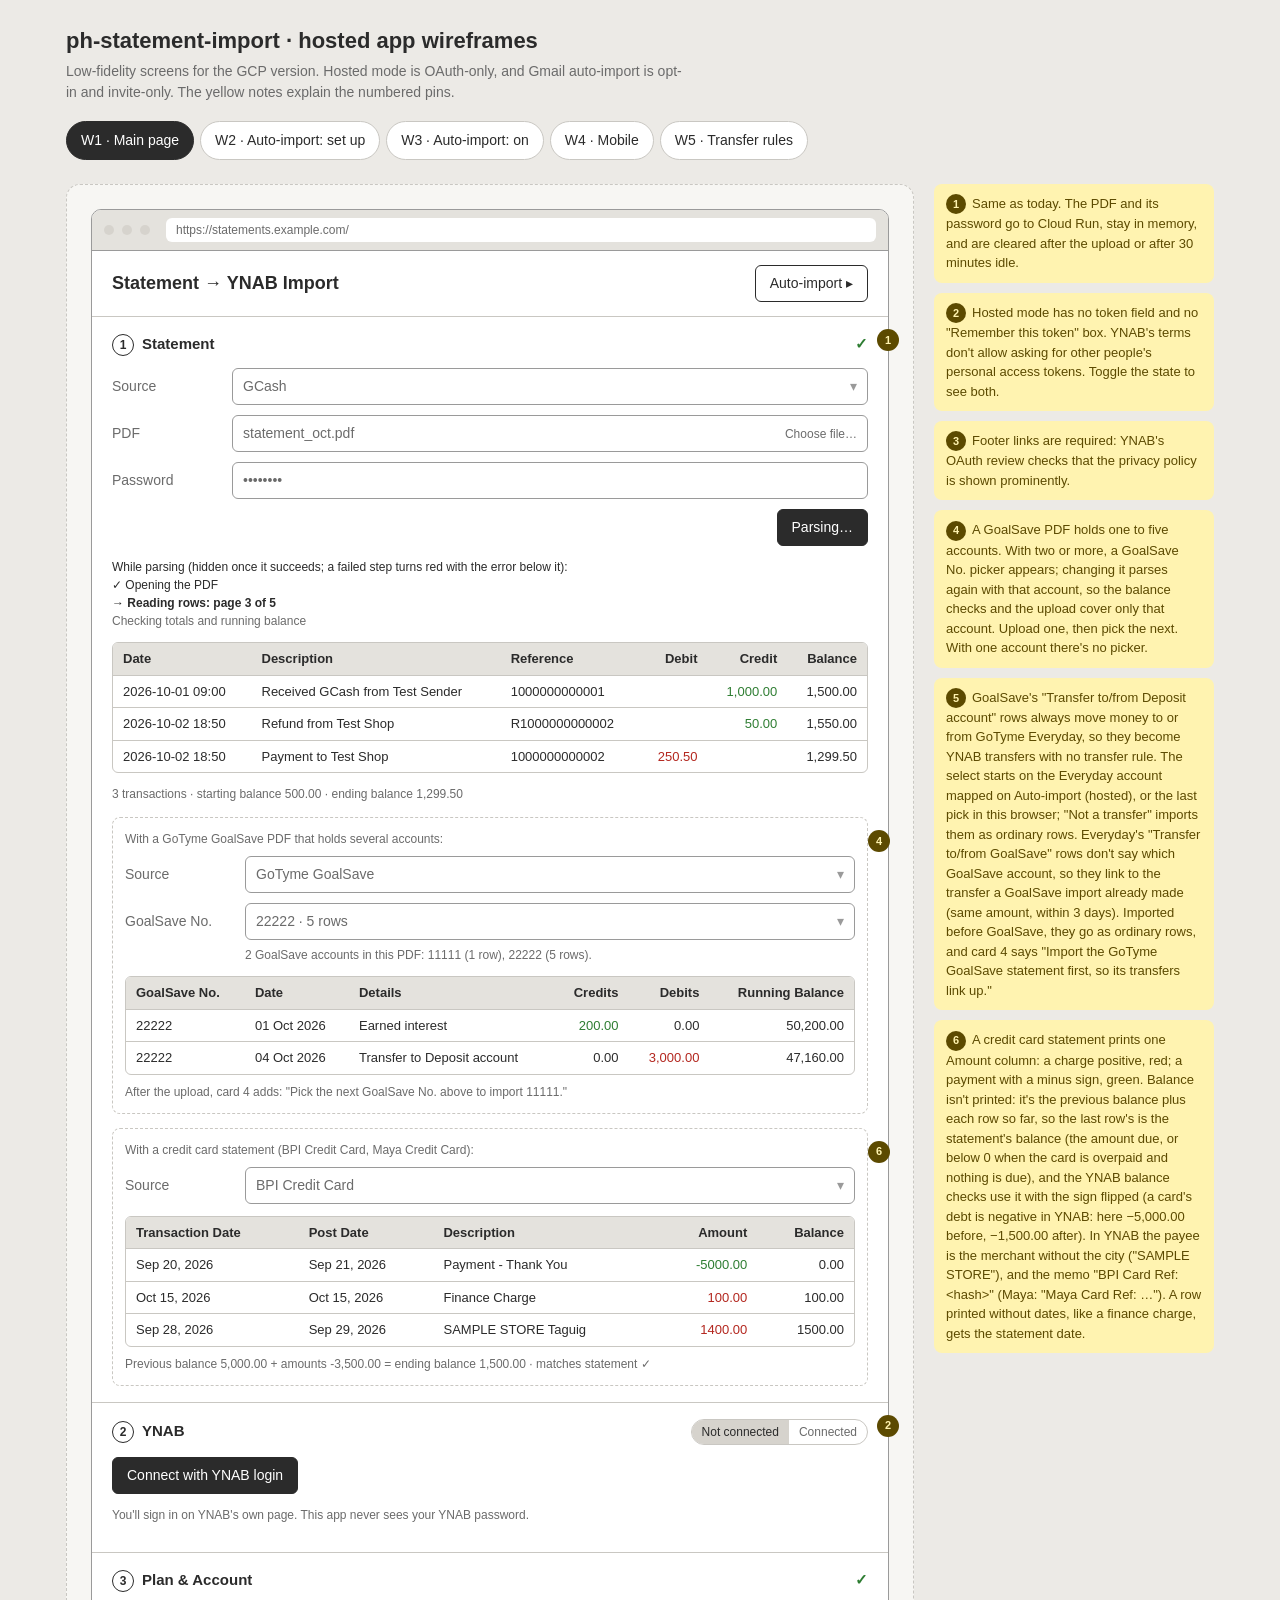
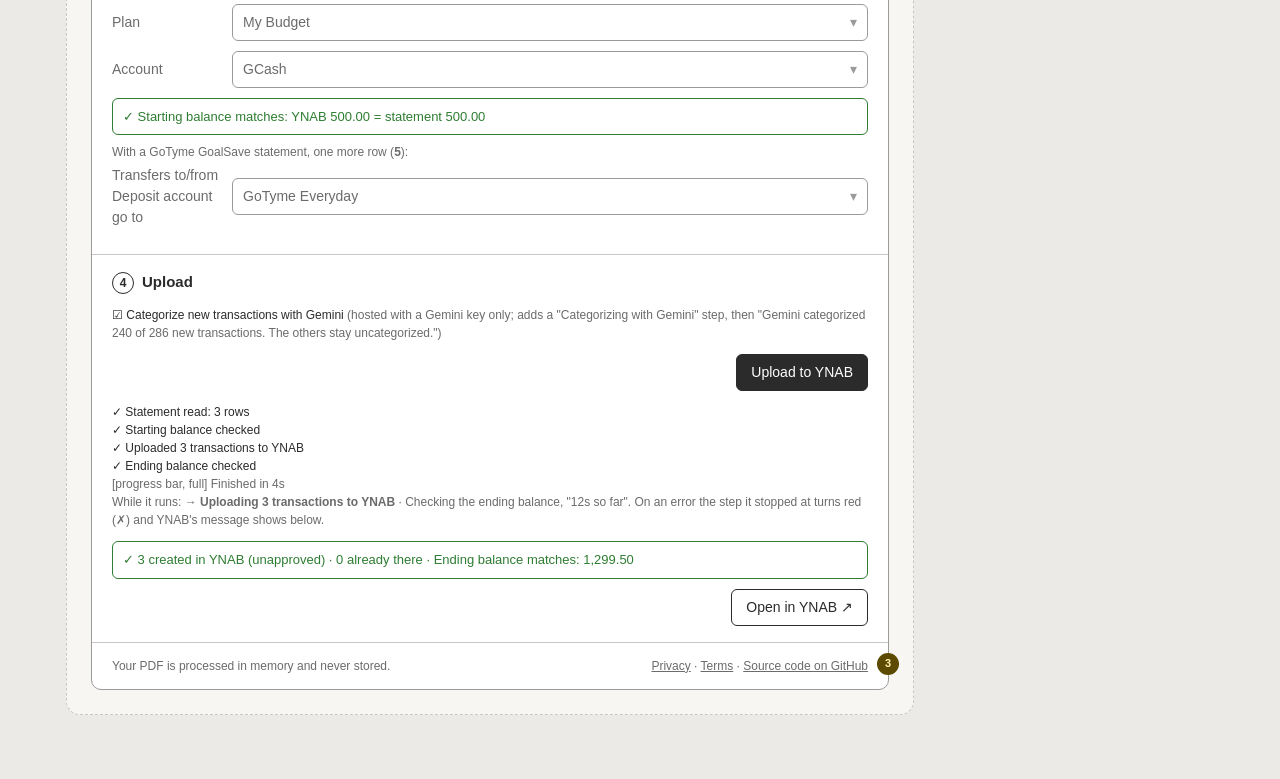
<file: docs/design/wireframes.html>
<!doctype html>
<html lang="en">
<head>
<meta charset="utf-8">
<meta name="viewport" content="width=device-width, initial-scale=1">
<title>Hosted App Wireframes</title>
<style>
  :root {
    --bg: #eceae6;
    --canvas: #f7f6f3;
    --paper: #ffffff;
    --ink: #2b2b2b;
    --ink-2: #6b6b6b;
    --ink-3: #9a9a9a;
    --line: #c9c7c2;
    --fill: #e4e2dd;
    --fill-2: #d6d3cd;
    --note: #fff3b0;
    --note-ink: #5c4a00;
    --ok: #2e7d32;
    --warn: #a15c00;
    --bad: #b3261e;
  }
  @media (prefers-color-scheme: dark) {
    :root:not([data-theme="light"]) {
      --bg: #161616;
      --canvas: #1e1e1e;
      --paper: #262626;
      --ink: #e6e6e6;
      --ink-2: #a8a8a8;
      --ink-3: #7a7a7a;
      --line: #444;
      --fill: #333;
      --fill-2: #3d3d3d;
      --note: #4a4220;
      --note-ink: #f4e7a6;
      --ok: #81c995;
      --warn: #fdd663;
      --bad: #f28b82;
    }
  }
  :root[data-theme="dark"] {
    --bg: #161616;
    --canvas: #1e1e1e;
    --paper: #262626;
    --ink: #e6e6e6;
    --ink-2: #a8a8a8;
    --ink-3: #7a7a7a;
    --line: #444;
    --fill: #333;
    --fill-2: #3d3d3d;
    --note: #4a4220;
    --note-ink: #f4e7a6;
    --ok: #81c995;
    --warn: #fdd663;
    --bad: #f28b82;
  }
  * { box-sizing: border-box; }
  body {
    margin: 0; background: var(--bg); color: var(--ink);
    font: 14px/1.5 -apple-system, BlinkMacSystemFont, "Segoe UI", Roboto, sans-serif;
  }
  .top {
    max-width: 1180px; margin: 0 auto; padding: 24px 16px 8px;
  }
  .top h1 { margin: 0 0 4px; font-size: 22px; }
  .top p { margin: 0; color: var(--ink-2); max-width: 80ch; }
  .tabs { display: flex; flex-wrap: wrap; gap: 6px; margin: 18px 0 0; }
  .tabs button {
    font: inherit; padding: 8px 14px; border-radius: 999px; border: 1px solid var(--line);
    background: var(--paper); color: var(--ink); cursor: pointer;
  }
  .tabs button[aria-selected="true"] { background: var(--ink); color: var(--paper); border-color: var(--ink); }
  .stage { max-width: 1180px; margin: 0 auto; padding: 16px 16px 64px; display: grid; grid-template-columns: minmax(0, 1fr) 280px; gap: 20px; align-items: start; }
  .view[hidden] { display: none; }
  .canvas { background: var(--canvas); border: 1px dashed var(--line); border-radius: 14px; padding: 24px; min-width: 0; }
  .notes { position: sticky; top: 16px; display: grid; gap: 10px; }
  .note { background: var(--note); color: var(--note-ink); border-radius: 8px; padding: 10px 12px; font-size: 13px; }
  .note b.pin { display: inline-grid; place-items: center; width: 20px; height: 20px; border-radius: 50%; background: var(--note-ink); color: var(--note); font-size: 11px; margin-right: 6px; }

  /* ---- wireframe primitives ---- */
  .window { background: var(--paper); border: 1.5px solid var(--ink-3); border-radius: 10px; max-width: 820px; margin: 0 auto; }
  .chrome { display: flex; align-items: center; gap: 8px; padding: 8px 12px; background: var(--fill); border-bottom: 1.5px solid var(--ink-3); border-radius: 9px 9px 0 0; }
  .chrome i { width: 10px; height: 10px; border-radius: 50%; background: var(--fill-2); display: inline-block; }
  .chrome .url { flex: 1; margin-left: 8px; background: var(--paper); border-radius: 6px; padding: 3px 10px; color: var(--ink-2); font-size: 12px; overflow: hidden; white-space: nowrap; text-overflow: ellipsis; }
  .appbar { display: flex; justify-content: space-between; align-items: center; gap: 12px; padding: 14px 20px; border-bottom: 1.5px solid var(--line); }
  .appbar h2 { margin: 0; font-size: 18px; }
  .step { padding: 16px 20px; border-bottom: 1.5px solid var(--line); position: relative; }
  .step h3 { margin: 0 0 12px; font-size: 15px; display: flex; justify-content: space-between; align-items: center; }
  .num { display: inline-grid; place-items: center; width: 22px; height: 22px; border-radius: 50%; border: 1.5px solid var(--ink); font-size: 12px; margin-right: 8px; }
  .done { color: var(--ok); font-weight: 700; }
  .row { display: grid; grid-template-columns: 110px minmax(0, 1fr); gap: 10px; align-items: center; margin-bottom: 10px; }
  .row label { color: var(--ink-2); }
  .field { border: 1.5px solid var(--ink-3); border-radius: 6px; padding: 7px 10px; background: var(--paper); color: var(--ink-2); min-height: 34px; display: flex; justify-content: space-between; align-items: center; gap: 8px; }
  .field.select::after { content: "▾"; color: var(--ink-3); }
  .btn { display: inline-flex; align-items: center; gap: 6px; border: 1.5px solid var(--ink); border-radius: 6px; padding: 7px 14px; background: var(--ink); color: var(--paper); font-weight: 600; font: inherit; cursor: pointer; }
  .btn.ghost { background: transparent; color: var(--ink); }
  .btn.danger { background: transparent; color: var(--bad); border-color: var(--bad); }
  .btn[disabled] { opacity: .45; cursor: default; }
  .actions { display: flex; justify-content: flex-end; flex-wrap: wrap; gap: 8px; margin-top: 4px; }
  .muted { color: var(--ink-2); }
  .small { font-size: 12px; }
  .status { display: flex; align-items: center; gap: 8px; }
  .dot { width: 9px; height: 9px; border-radius: 50%; background: var(--ink-3); display: inline-block; }
  .dot.on { background: var(--ok); }
  .msg { padding: 8px 10px; border-radius: 6px; border: 1.5px solid; margin-top: 10px; font-size: 13px; }
  .msg.ok { border-color: var(--ok); color: var(--ok); }
  .msg.warn { border-color: var(--warn); color: var(--warn); }
  .msg.info { border-color: var(--line); color: var(--ink-2); background: var(--canvas); }
  .table-wrap { overflow-x: auto; border: 1.5px solid var(--line); border-radius: 6px; margin-top: 12px; }
  table { border-collapse: collapse; width: 100%; font-size: 13px; }
  th, td { padding: 6px 10px; border-bottom: 1px solid var(--line); text-align: left; white-space: nowrap; }
  th { background: var(--fill); font-weight: 600; }
  td.num-c, th.num-c { text-align: right; font-variant-numeric: tabular-nums; }
  tr:last-child td { border-bottom: 0; }
  .in { color: var(--ok); } .out { color: var(--bad); }
  .footer { padding: 14px 20px; color: var(--ink-2); font-size: 12px; display: flex; justify-content: space-between; flex-wrap: wrap; gap: 8px; }
  .footer a { color: inherit; }
  .pin-tag { position: absolute; right: -11px; top: 12px; width: 22px; height: 22px; border-radius: 50%; background: var(--note-ink); color: var(--note); font-size: 11px; font-weight: 700; display: grid; place-items: center; }
  .toggle { display: inline-flex; border: 1px solid var(--line); border-radius: 999px; overflow: hidden; margin-left: auto; font-size: 12px; font-weight: 400; }
  .toggle button { font: inherit; border: 0; background: transparent; color: var(--ink-2); padding: 3px 10px; cursor: pointer; }
  .toggle button[aria-pressed="true"] { background: var(--fill-2); color: var(--ink); }
  .badge { font-size: 12px; padding: 2px 8px; border-radius: 999px; border: 1.5px solid; white-space: nowrap; }
  .badge.ok { color: var(--ok); } .badge.warn { color: var(--warn); } .badge.bad { color: var(--bad); }
  .kv { display: grid; grid-template-columns: 90px minmax(0, 1fr); gap: 6px 12px; }
  .kv dt { color: var(--ink-2); } .kv dd { margin: 0; }

  /* ---- phone ---- */
  .phone { width: 375px; max-width: 100%; margin: 0 auto; border: 2px solid var(--ink-3); border-radius: 34px; padding: 14px 10px 18px; background: var(--paper); }
  .phone .screen { border: 1.5px solid var(--line); border-radius: 22px; overflow: hidden; }
  .phone .notch { width: 110px; height: 20px; background: var(--fill-2); border-radius: 0 0 12px 12px; margin: -1px auto 0; }
  .phone .row { grid-template-columns: 1fr; gap: 4px; }
  .phone .actions .btn { width: 100%; justify-content: center; }
  .phone .appbar { padding: 12px 14px; }
  .phone .step { padding: 14px; }
  .collapsed { display: flex; justify-content: space-between; align-items: center; color: var(--ink-2); }

  @media (max-width: 900px) {
    .stage { grid-template-columns: 1fr; }
    .notes { position: static; }
    .canvas { padding: 12px; }
    .pin-tag { right: 6px; }
  }
  @media (max-width: 520px) {
    .row { grid-template-columns: 1fr; gap: 4px; }
    .step, .appbar, .footer { padding-left: 12px; padding-right: 12px; }
  }
</style>
</head>
<body>
<div class="top">
  <h1>ph-statement-import · hosted app wireframes</h1>
  <p>Low-fidelity screens for the GCP version. Hosted mode is OAuth-only, and Gmail auto-import is opt-in and invite-only. The yellow notes explain the numbered pins.</p>
  <div class="tabs" role="tablist" aria-label="Screens">
    <button role="tab" aria-selected="true" aria-controls="v-main" id="t-main">W1 · Main page</button>
    <button role="tab" aria-selected="false" aria-controls="v-auto-off" id="t-auto-off">W2 · Auto-import: set up</button>
    <button role="tab" aria-selected="false" aria-controls="v-auto-on" id="t-auto-on">W3 · Auto-import: on</button>
    <button role="tab" aria-selected="false" aria-controls="v-mobile" id="t-mobile">W4 · Mobile</button>
    <button role="tab" aria-selected="false" aria-controls="v-transfers" id="t-transfers">W5 · Transfer rules</button>
  </div>
</div>

<!-- ================= W1 MAIN ================= -->
<div class="stage view" id="v-main" role="tabpanel" aria-labelledby="t-main">
  <div class="canvas">
    <div class="window">
      <div class="chrome"><i></i><i></i><i></i><span class="url">https://statements.example.com/</span></div>
      <div class="appbar">
        <h2>Statement → YNAB Import</h2>
        <button class="btn ghost" data-go="v-auto-off">Auto-import ▸</button>
      </div>

      <div class="step">
        <span class="pin-tag">1</span>
        <h3><span><span class="num">1</span>Statement</span><span class="done">✓</span></h3>
        <div class="row"><label>Source</label><div class="field select">GCash</div></div>
        <div class="row"><label>PDF</label><div class="field"><span>statement_oct.pdf</span><span class="small muted">Choose file…</span></div></div>
        <div class="row"><label>Password</label><div class="field">••••••••</div></div>
        <div class="actions"><button class="btn">Parsing…</button></div>
        <p class="small">While parsing (hidden once it succeeds; a failed step turns red with the error below it):<br>
          ✓ Opening the PDF<br><b>→ Reading rows: page 3 of 5</b><br><span class="muted">Checking totals and running balance</span></p>
        <div class="table-wrap">
          <table>
            <thead><tr><th>Date</th><th>Description</th><th>Reference</th><th class="num-c">Debit</th><th class="num-c">Credit</th><th class="num-c">Balance</th></tr></thead>
            <tbody>
              <tr><td>2026-10-01 09:00</td><td>Received GCash from Test Sender</td><td>1000000000001</td><td class="num-c"></td><td class="num-c in">1,000.00</td><td class="num-c">1,500.00</td></tr>
              <tr><td>2026-10-02 18:50</td><td>Refund from Test Shop</td><td>R1000000000002</td><td class="num-c"></td><td class="num-c in">50.00</td><td class="num-c">1,550.00</td></tr>
              <tr><td>2026-10-02 18:50</td><td>Payment to Test Shop</td><td>1000000000002</td><td class="num-c out">250.50</td><td class="num-c"></td><td class="num-c">1,299.50</td></tr>
            </tbody>
          </table>
        </div>
        <p class="small muted">3 transactions · starting balance 500.00 · ending balance 1,299.50</p>
        <div style="position:relative;border:1.5px dashed var(--line);border-radius:8px;padding:12px;margin-top:14px">
          <span class="pin-tag" style="right:-23px">4</span>
          <p class="small muted" style="margin:0 0 8px">With a GoTyme GoalSave PDF that holds several accounts:</p>
          <div class="row"><label>Source</label><div class="field select">GoTyme GoalSave</div></div>
          <div class="row"><label>GoalSave No.</label><div class="field select">22222 · 5 rows</div></div>
          <p class="small muted" style="margin:-4px 0 0 120px">2 GoalSave accounts in this PDF: 11111 (1 row), 22222 (5 rows).</p>
          <div class="table-wrap">
            <table>
              <thead><tr><th>GoalSave No.</th><th>Date</th><th>Details</th><th class="num-c">Credits</th><th class="num-c">Debits</th><th class="num-c">Running Balance</th></tr></thead>
              <tbody>
                <tr><td>22222</td><td>01 Oct 2026</td><td>Earned interest</td><td class="num-c in">200.00</td><td class="num-c">0.00</td><td class="num-c">50,200.00</td></tr>
                <tr><td>22222</td><td>04 Oct 2026</td><td>Transfer to Deposit account</td><td class="num-c">0.00</td><td class="num-c out">3,000.00</td><td class="num-c">47,160.00</td></tr>
              </tbody>
            </table>
          </div>
          <p class="small muted" style="margin:8px 0 0">After the upload, card 4 adds: "Pick the next GoalSave No. above to import 11111."</p>
        </div>
        <div style="position:relative;border:1.5px dashed var(--line);border-radius:8px;padding:12px;margin-top:14px">
          <span class="pin-tag" style="right:-23px">6</span>
          <p class="small muted" style="margin:0 0 8px">With a credit card statement (BPI Credit Card, Maya Credit Card):</p>
          <div class="row"><label>Source</label><div class="field select">BPI Credit Card</div></div>
          <div class="table-wrap">
            <table>
              <thead><tr><th>Transaction Date</th><th>Post Date</th><th>Description</th><th class="num-c">Amount</th><th class="num-c">Balance</th></tr></thead>
              <tbody>
                <tr><td>Sep 20, 2026</td><td>Sep 21, 2026</td><td>Payment - Thank You</td><td class="num-c in">-5000.00</td><td class="num-c">0.00</td></tr>
                <tr><td>Oct 15, 2026</td><td>Oct 15, 2026</td><td>Finance Charge</td><td class="num-c out">100.00</td><td class="num-c">100.00</td></tr>
                <tr><td>Sep 28, 2026</td><td>Sep 29, 2026</td><td>SAMPLE STORE  Taguig</td><td class="num-c out">1400.00</td><td class="num-c">1500.00</td></tr>
              </tbody>
            </table>
          </div>
          <p class="small muted" style="margin:8px 0 0">Previous balance 5,000.00 + amounts -3,500.00 = ending balance 1,500.00 · matches statement ✓</p>
        </div>
      </div>

      <div class="step">
        <span class="pin-tag">2</span>
        <h3><span><span class="num">2</span>YNAB</span>
          <span class="toggle" role="group" aria-label="Step 2 state">
            <button aria-pressed="true" data-state="ynab-off">Not connected</button>
            <button aria-pressed="false" data-state="ynab-on">Connected</button>
          </span>
        </h3>
        <div data-show="ynab-off">
          <button class="btn">Connect with YNAB login</button>
          <p class="small muted">You'll sign in on YNAB's own page. This app never sees your YNAB password.</p>
        </div>
        <div data-show="ynab-on" hidden>
          <div class="status"><span class="dot on"></span>Connected to YNAB (OAuth)<span style="flex:1"></span><button class="btn ghost">Disconnect</button></div>
        </div>
      </div>

      <div class="step">
        <h3><span><span class="num">3</span>Plan &amp; Account</span><span class="done">✓</span></h3>
        <div class="row"><label>Plan</label><div class="field select">My Budget</div></div>
        <div class="row"><label>Account</label><div class="field select">GCash</div></div>
        <div class="msg ok">✓ Starting balance matches: YNAB 500.00 = statement 500.00</div>
        <p class="small muted" style="margin:8px 0 4px">With a GoTyme GoalSave statement, one more row (<b class="pin">5</b>):</p>
        <div class="row"><label>Transfers to/from Deposit account go to</label><div class="field select">GoTyme Everyday</div></div>
      </div>

      <div class="step">
        <h3><span><span class="num">4</span>Upload</span></h3>
        <p class="small">☑ Categorize new transactions with Gemini <span class="muted">(hosted with a Gemini key only; adds a "Categorizing with Gemini" step, then "Gemini categorized 240 of 286 new transactions. The others stay uncategorized.")</span></p>
        <div class="actions"><button class="btn">Upload to YNAB</button></div>
        <p class="small">✓ Statement read: 3 rows<br>✓ Starting balance checked<br>✓ Uploaded 3 transactions to YNAB<br>✓ Ending balance checked<br>
          <span class="muted">[progress bar, full] Finished in 4s</span><br>
          <span class="muted">While it runs: <b>→ Uploading 3 transactions to YNAB</b> · Checking the ending balance, "12s so far". On an error the step it stopped at turns red (✗) and YNAB's message shows below.</span></p>
        <div class="msg ok">✓ 3 created in YNAB (unapproved) · 0 already there · Ending balance matches: 1,299.50</div>
        <div class="actions" style="margin-top:10px"><button class="btn ghost">Open in YNAB ↗</button></div>
      </div>

      <div class="footer" style="position:relative">
        <span class="pin-tag" style="top:10px">3</span>
        <span>Your PDF is processed in memory and never stored.</span>
        <span><a href="#">Privacy</a> · <a href="#">Terms</a> · <a href="#">Source code on GitHub</a></span>
      </div>
    </div>
  </div>
  <aside class="notes">
    <div class="note"><b class="pin">1</b>Same as today. The PDF and its password go to Cloud Run, stay in memory, and are cleared after the upload or after 30 minutes idle.</div>
    <div class="note"><b class="pin">2</b>Hosted mode has no token field and no "Remember this token" box. YNAB's terms don't allow asking for other people's personal access tokens. Toggle the state to see both.</div>
    <div class="note"><b class="pin">3</b>Footer links are required: YNAB's OAuth review checks that the privacy policy is shown prominently.</div>
    <div class="note"><b class="pin">4</b>A GoalSave PDF holds one to five accounts. With two or more, a GoalSave No. picker appears; changing it parses again with that account, so the balance checks and the upload cover only that account. Upload one, then pick the next. With one account there's no picker.</div>
    <div class="note"><b class="pin">5</b>GoalSave's "Transfer to/from Deposit account" rows always move money to or from GoTyme Everyday, so they become YNAB transfers with no transfer rule. The select starts on the Everyday account mapped on Auto-import (hosted), or the last pick in this browser; "Not a transfer" imports them as ordinary rows. Everyday's "Transfer to/from GoalSave" rows don't say which GoalSave account, so they link to the transfer a GoalSave import already made (same amount, within 3 days). Imported before GoalSave, they go as ordinary rows, and card 4 says "Import the GoTyme GoalSave statement first, so its transfers link up."</div>
    <div class="note"><b class="pin">6</b>A credit card statement prints one Amount column: a charge positive, red; a payment with a minus sign, green. Balance isn't printed: it's the previous balance plus each row so far, so the last row's is the statement's balance (the amount due, or below 0 when the card is overpaid and nothing is due), and the YNAB balance checks use it with the sign flipped (a card's debt is negative in YNAB: here −5,000.00 before, −1,500.00 after). In YNAB the payee is the merchant without the city ("SAMPLE STORE"), and the memo "BPI Card Ref: &lt;hash&gt;" (Maya: "Maya Card Ref: …"). A row printed without dates, like a finance charge, gets the statement date.</div>
  </aside>
</div>

<!-- ================= W2 AUTO-IMPORT SET UP ================= -->
<div class="stage view" id="v-auto-off" role="tabpanel" aria-labelledby="t-auto-off" hidden>
  <div class="canvas">
    <div class="window">
      <div class="chrome"><i></i><i></i><i></i><span class="url">https://statements.example.com/auto-import</span></div>
      <div class="appbar">
        <button class="btn ghost" data-go="v-main">◂ Manual upload</button>
        <h2>Auto-import from Gmail</h2>
      </div>
      <div class="step">
        <p class="muted" style="margin:0">When a statement email arrives, it's imported to YNAB <b>unapproved</b>, so you still review it there. Invite only.</p>
      </div>
      <div class="step">
        <span class="pin-tag">1</span>
        <h3><span><span class="num">1</span>Gmail</span></h3>
        <div class="status"><span class="dot"></span><span class="muted">Not connected</span><span style="flex:1"></span><button class="btn">Connect Gmail</button></div>
        <p class="small muted">Read-only access. Only emails matching the statement search are opened.</p>
      </div>
      <div class="step">
        <h3><span><span class="num">2</span>YNAB</span></h3>
        <div class="status"><span class="dot"></span><span class="muted">Not connected</span><span style="flex:1"></span><button class="btn">Connect with YNAB login</button></div>
      </div>
      <div class="step">
        <span class="pin-tag">2</span>
        <h3><span><span class="num">3</span>YNAB plan</span></h3>
        <div class="row"><label>Plan</label><div class="field select">My Budget</div></div>
      </div>
      <div class="step">
        <span class="pin-tag">3</span>
        <h3><span><span class="num">4</span>Map wallets to YNAB accounts</span></h3>
        <div class="table-wrap" style="margin-top:0">
          <table>
            <thead><tr><th>Wallet</th><th>YNAB account in "My Budget"</th><th>To open the PDF</th><th></th></tr></thead>
            <tbody>
              <tr>
                <td><b>GCash</b><div class="field" style="margin-top:4px">0917123</div><div class="small muted">First 7 digits of mobile</div></td>
                <td><div class="field select">GCash1</div></td>
                <td style="white-space:normal;min-width:300px">
                  <div style="display:flex;gap:6px">
                    <div class="field" style="flex:2"><span>Dela Cruz</span><span class="small muted">from Google · edit</span></div>
                    <div class="field" style="flex:1">Last 4 of mobile</div>
                  </div>
                  <div class="small muted" style="margin-top:4px">Asked once. GCash password = last name in lowercase + last 4 digits of your mobile (the email hides them).</div>
                </td>
                <td><button class="btn ghost" style="padding:4px 10px">Test</button></td>
              </tr>
              <tr>
                <td><b>GCash</b><div class="field" style="margin-top:4px">0918765</div><div class="small muted">First 7 digits of mobile</div></td>
                <td><div class="field select">GCash2</div></td>
                <td style="white-space:normal;min-width:300px">
                  <div style="display:flex;gap:6px">
                    <div class="field" style="flex:2"><span>Dela Cruz</span><span class="small muted">from Google · edit</span></div>
                    <div class="field" style="flex:1">Last 4 of mobile</div>
                  </div>
                </td>
                <td><button class="btn ghost" style="padding:4px 10px">Test</button> <button class="btn ghost" style="padding:4px 10px">Remove</button></td>
              </tr>
              <tr><td colspan="4"><button class="btn ghost" style="padding:4px 10px">+ Add another GCash account</button>
                <span class="small muted">With 2+ GCash accounts each needs its first 7 digits (the email says "Mobile number: 0917123****"), all different.</span></td></tr>
              <tr>
                <td><b>GoTyme</b><div class="small muted">Everyday account</div></td>
                <td><div class="field select">GoTyme Everyday</div></td>
                <td style="white-space:normal;min-width:300px">
                  <div class="field"><span class="muted">Date of birth</span><span class="small muted">mm / dd / yyyy</span></div>
                  <div class="small muted" style="margin-top:4px">Asked once. GoTyme password = date of birth as MMDDYYYY.</div>
                </td>
                <td><button class="btn ghost" style="padding:4px 10px">Test</button></td>
              </tr>
              <tr>
                <td><b>GoTyme GoalSave</b><div class="field" style="margin-top:4px">22222</div><div class="small muted">GoalSave No. (last 5 digits)</div></td>
                <td><div class="field select">GoalSave Emergency</div></td>
                <td style="white-space:normal;min-width:300px">
                  <div class="field"><span class="muted">Date of birth</span><span class="small muted">mm / dd / yyyy</span></div>
                  <div class="small muted" style="margin-top:4px">Asked once for every GoalSave account. Same as GoTyme Everyday: MMDDYYYY.</div>
                </td>
                <td><button class="btn ghost" style="padding:4px 10px">Test</button></td>
              </tr>
              <tr>
                <td><b>GoTyme GoalSave</b><div class="field" style="margin-top:4px">11111</div><div class="small muted">GoalSave No. (last 5 digits)</div></td>
                <td><div class="field select">GoalSave Travel</div></td>
                <td class="small muted" style="white-space:normal">Uses the date of birth above</td>
                <td><button class="btn ghost" style="padding:4px 10px">Remove</button></td>
              </tr>
              <tr><td colspan="4"><button class="btn ghost" style="padding:4px 10px">+ Add another GoTyme GoalSave account</button>
                <span class="small muted">Up to 5. Each needs its own last 5 digits (the PDF prints "GoalSave No.: *******22222"), all different.</span></td></tr>
              <tr>
                <td><b>BPI Credit Card</b></td>
                <td><div class="field select">BPI Credit Card</div></td>
                <td style="white-space:normal;min-width:300px">
                  <div class="field"><span class="muted">Date of birth</span><span class="small muted">mm / dd / yyyy</span></div>
                  <div class="small muted" style="margin-top:4px">Asked once. BPI Credit Card PDF password: date of birth as YYYYMMDD.</div>
                </td>
                <td><button class="btn ghost" style="padding:4px 10px">Test</button></td>
              </tr>
              <tr>
                <td><b>Maya</b><div class="small muted">Wallet</div></td>
                <td><div class="field select">Maya Wallet</div></td>
                <td style="white-space:normal;min-width:300px">
                  <div style="display:flex;gap:6px">
                    <div class="field" style="flex:1"><span>Juan</span><span class="small muted">from Google · edit</span></div>
                    <div class="field" style="flex:1"><span>Dela Cruz</span><span class="small muted">from Google · edit</span></div>
                    <div class="field" style="flex:1">Last 5 of mobile</div>
                  </div>
                  <div class="small muted" style="margin-top:4px">Asked once. Maya Wallet PDF password: first name's initial + last name (one capital) + last 5 of mobile.</div>
                </td>
                <td><button class="btn ghost" style="padding:4px 10px">Test</button></td>
              </tr>
              <tr>
                <td><b>Maya Credit Card</b></td>
                <td><div class="field select">Maya Credit Card</div></td>
                <td style="white-space:normal;min-width:300px">
                  <div style="display:flex;gap:6px">
                    <div class="field" style="flex:2"><span class="muted">Date of birth</span><span class="small muted">mm / dd / yyyy</span></div>
                    <div class="field" style="flex:1">Last 6 of mobile</div>
                  </div>
                  <div class="small muted" style="margin-top:4px">Asked once. Maya Credit Card PDF password: date of birth as DDMmmYYYY + last 6 of mobile.</div>
                </td>
                <td><button class="btn ghost" style="padding:4px 10px">Test</button></td>
              </tr>
            </tbody>
          </table>
        </div>
        <p class="small muted">One row per supported e-wallet or bank account that emails its statements (BPI savings doesn't, so it isn't listed). Each needs its own YNAB account.</p>
        <div class="msg info">ⓘ Statement emails arrive monthly, or when you request them in the GCash or GoTyme app; each one is imported within 15 minutes. Your connections and password details are stored encrypted until you turn this off.</div>
        <div class="actions" style="margin-top:12px">
          <button class="btn" disabled>Turn on</button>
        </div>
      </div>
      <div class="footer"><span>Not on the invite list? This page shows "Ask the owner for an invite" instead.</span><span><a href="#">Privacy</a> · <a href="#">Terms</a></span></div>
    </div>
  </div>
  <aside class="notes">
    <div class="note"><b class="pin">1</b>Google sign-in requests <code>openid email profile gmail.readonly</code>. <code>profile</code> gives the first and last name used to prefill the GCash and Maya passwords. Users see Google's "unverified app" warning once (fine for up to 100 users). The email must be in <code>ALLOWED_GOOGLE_EMAILS</code>.</div>
    <div class="note"><b class="pin">2</b>One plan for all wallets. Choosing it loads that plan's accounts into the mapping table below.</div>
    <div class="note"><b class="pin">3</b>Each supported e-wallet maps to one YNAB account or "Don't import". The GCash email only gives the password rule and masks the last 4 digits. The last name is prefilled from your Google account, so you normally type only the 4 digits, once. GoTyme asks for your date of birth once (its password is MMDDYYYY). Maya's first and last name are prefilled from Google too, so you type the last 5 digits of your mobile; Maya Credit Card and BPI Credit Card ask for your date of birth (with Maya's, the last 6 digits too). One GoalSave PDF holds all your GoalSave accounts, so the date of birth is asked on the first GoalSave row only; each row adds its GoalSave No. digits, and GoalSave's Test names the accounts it found ("It has GoalSave No. 11111 and 22222"). Other wallets show whatever their source declares, or a plain password field. "Test" opens that wallet's newest email and shows the row count. Saving rejects two wallets mapped to the same account.</div>
  </aside>
</div>

<!-- ================= W3 AUTO-IMPORT ON ================= -->
<div class="stage view" id="v-auto-on" role="tabpanel" aria-labelledby="t-auto-on" hidden>
  <div class="canvas">
    <div class="window">
      <div class="chrome"><i></i><i></i><i></i><span class="url">https://statements.example.com/auto-import</span></div>
      <div class="appbar">
        <button class="btn ghost" data-go="v-main">◂ Manual upload</button>
        <h2>Auto-import from Gmail</h2>
      </div>
      <div class="step">
        <span class="pin-tag">1</span>
        <div class="status" style="margin-bottom:12px"><span class="dot on"></span><b>On</b><span class="muted">· checks every 15 min · last checked 10:45 AM</span></div>
        <dl class="kv">
          <dt>Gmail</dt><dd>you@gmail.com ✓</dd>
          <dt>YNAB plan</dt><dd>My Budget ✓</dd>
        </dl>
        <table>
          <thead><tr><th>Wallet</th><th>YNAB account</th></tr></thead>
          <tbody>
            <tr><td>GCash · 0917123</td><td><b>GCash1</b></td></tr>
            <tr><td>GCash · 0918765</td><td><b>GCash2</b></td></tr>
            <tr><td>GoTyme</td><td><b>GoTyme Everyday</b></td></tr>
            <tr><td>GoTyme GoalSave · 22222</td><td><b>GoalSave Emergency</b></td></tr>
            <tr><td>GoTyme GoalSave · 11111</td><td><b>GoalSave Travel</b></td></tr>
            <tr><td>BPI Credit Card</td><td><b>BPI Credit Card</b></td></tr>
            <tr><td>Maya</td><td><b>Maya Wallet</b></td></tr>
            <tr><td>Maya Credit Card</td><td><b>Maya Credit Card</b></td></tr>
          </tbody>
        </table>
        <p class="small muted">Recent imports name the wallet the same way; a statement for a number that isn't mapped shows "⚠ No account: This statement is for 0999000****. Add that GCash account on this page."</p>
        <div class="actions"><button class="btn ghost" data-go="v-auto-off">Edit mappings</button></div>
      </div>
      <div class="step">
        <span class="pin-tag">2</span>
        <h3><span>Recent imports</span><span class="small muted">last 20 <button class="btn ghost" style="padding:2px 10px">Clear</button></span></h3>
        <div class="table-wrap">
          <table>
            <thead><tr><th>Received</th><th>Wallet</th><th>YNAB account</th><th>Status</th><th>Result</th></tr></thead>
            <tbody>
              <tr><td>Nov 1, 10:02 AM</td><td>GCash</td><td>GCash</td><td><span class="badge">⟳ Importing</span><br><span class="small muted">started 12s ago</span></td><td>✓ PDF downloaded · ✓ 72 rows read · <b>→ Uploading to YNAB</b> · <span class="muted">Checking the balance</span></td></tr>
              <tr><td>Nov 1, 10:03 AM</td><td>GoTyme GoalSave</td><td>2 accounts</td><td><span class="badge">Waiting</span></td><td class="muted">Next in line · then: Uploading 22222 · Uploading 11111</td></tr>
              <tr><td>Nov 1, 10:03 AM</td><td>GoTyme</td><td>GoTyme Everyday</td><td><span class="badge">Waiting</span></td><td class="muted">Next in line</td></tr>
              <tr><td>Oct 21, 10:49 PM</td><td>GoTyme GoalSave · 22222</td><td>GoalSave Emergency</td><td><span class="badge ok">✓ Imported</span></td><td>5 created · 0 skipped · 2 transfers</td></tr>
              <tr><td class="muted">same email</td><td>GoTyme GoalSave · 11111</td><td>GoalSave Travel</td><td><span class="badge ok">✓ Imported</span></td><td>1 created · 0 skipped · 1 transfer</td></tr>
              <tr><td class="muted">same email</td><td>GoTyme GoalSave · 61022</td><td>—</td><td><span class="badge warn">⚠ No account</span></td><td>This statement has GoalSave No. 61022. Add it on this page.</td></tr>
              <tr><td>Oct 24, 12:07 AM</td><td>BPI Credit Card</td><td>BPI Credit Card</td><td><span class="badge ok">✓ Imported</span></td><td>6 created · 0 skipped · 1 transfer</td></tr>
              <tr><td>Oct 30, 9:02 AM</td><td>GCash</td><td>GCash</td><td><span class="badge ok">✓ Imported</span></td><td>38 created · 0 skipped</td></tr>
              <tr><td>Oct 21, 10:49 PM</td><td>GoTyme</td><td>GoTyme Everyday</td><td><span class="badge ok">✓ Imported</span></td><td>66 created · 0 skipped</td></tr>
              <tr><td>Sep 30, 9:01 AM</td><td>GCash</td><td>GCash</td><td><span class="badge warn">⚠ Balance</span></td><td>41 created · ending off by +12.00</td></tr>
              <tr><td>Aug 31, 9:00 AM</td><td>GCash</td><td>GCash</td><td><span class="badge bad">✗ Password</span></td><td>Couldn't open the PDF · nothing uploaded</td></tr>
            </tbody>
          </table>
        </div>
      </div>
      <div class="step" style="border-bottom:0">
        <span class="pin-tag">3</span>
        <div class="actions"><button class="btn danger">Turn off and delete my data</button></div>
      </div>
      <div class="footer"><span>Imported transactions are unapproved. Review them in YNAB.</span><span><a href="#">Privacy</a> · <a href="#">Terms</a></span></div>
    </div>
  </div>
  <aside class="notes">
    <div class="note"><b class="pin">1</b>Cloud Scheduler polls every 15 minutes. "Last checked" comes from <code>store.set_last_checked()</code>.</div>
    <div class="note"><b class="pin">2</b>One run per Gmail message and source (<code>runs/{gmail_msg_id}:{source}</code>), across all wallets, showing which account it went to. A GoalSave email lists each of its accounts as its own row (the later ones say "same email"). An email is never processed twice, and YNAB's <code>import_id</code> also stops duplicates.</div>
    <div class="note"><b class="pin">3</b>Deletes the Firestore record and run log, and revokes Google access. The YNAB connection can be removed in YNAB → Settings → Connected apps.</div>
  </aside>
</div>

<!-- ================= W4 MOBILE ================= -->
<div class="stage view" id="v-mobile" role="tabpanel" aria-labelledby="t-mobile" hidden>
  <div class="canvas">
    <div class="phone">
      <div class="screen">
        <div class="notch"></div>
        <div class="appbar"><h2 style="font-size:16px">Statement → YNAB</h2><span class="muted">☰</span></div>
        <div class="step">
          <h3><span><span class="num">1</span>Statement</span></h3>
          <div class="row"><label>Source</label><div class="field select">GCash</div></div>
          <div class="row"><label>PDF</label><div class="field"><span class="muted">Choose file…</span></div></div>
          <div class="row"><label>Password</label><div class="field">••••••••</div></div>
          <div class="actions"><button class="btn">Parse</button></div>
          <div class="table-wrap">
            <table>
              <thead><tr><th>Date</th><th>Description</th><th class="num-c">Debit</th><th class="num-c">Credit</th></tr></thead>
              <tbody>
                <tr><td>10-01</td><td>Received GCash…</td><td></td><td class="num-c in">1,000.00</td></tr>
                <tr><td>10-02</td><td>Payment to Test…</td><td class="num-c out">250.50</td><td></td></tr>
              </tbody>
            </table>
          </div>
          <p class="small muted">Table scrolls sideways ⇆</p>
        </div>
        <div class="step collapsed"><span><span class="num">2</span>YNAB</span><span>▾</span></div>
        <div class="step collapsed"><span><span class="num">3</span>Plan &amp; Account</span><span>▾</span></div>
        <div class="step collapsed" style="border-bottom:0"><span><span class="num">4</span>Upload</span><span>▾</span></div>
        <div class="footer"><span>Privacy · Terms</span></div>
      </div>
    </div>
  </div>
  <aside class="notes">
    <div class="note">375 px wide. Fields stack under their labels, buttons go full width, and the steps after the current one collapse. The page reuses the same template as desktop, with only CSS changes.</div>
    <div class="note">Many GCash users have the statement email on their phone. Uploading the PDF straight from the Mail or Files app has to work.</div>
  </aside>
</div>

<!-- ================= W5 TRANSFER RULES ================= -->
<div class="stage view" id="v-transfers" role="tabpanel" aria-labelledby="t-transfers" hidden>
  <div class="canvas">
    <div class="window">
      <div class="chrome"><i></i><i></i><i></i><span class="url">https://statements.example.com/transfer-rules</span></div>
      <div class="appbar">
        <button class="btn ghost" data-go="v-main">◂ Manual upload</button>
        <h2>Transfer rules</h2>
        <button class="btn ghost" data-go="v-auto-on">Auto-import ▸</button>
      </div>
      <div class="step">
        <p class="muted" style="margin:0">Money you move between your own banks shows on both statements.
          A rule tells the importer which rows are such a move, so YNAB shows one transfer instead of a
          payment and an unrelated deposit.</p>
      </div>
      <div class="step">
        <span class="pin-tag">1</span>
        <h3><span>YNAB</span></h3>
        <div class="actions" style="justify-content:flex-start"><span>● Connected to YNAB</span></div>
        <div class="row"><label>YNAB plan</label><div class="field select">My Budget</div></div>
      </div>
      <div class="step">
        <span class="pin-tag">2</span>
        <h3><span>Rules</span></h3>
        <div class="table-wrap">
          <table>
            <thead><tr><th>From: Bank #1</th><th>Bank #1 shows (money out)</th><th></th><th>To: Bank #2</th><th>Bank #2 shows (money in)</th><th></th></tr></thead>
            <tbody>
              <tr><td><div class="field select">GCash - 1161</div></td><td><div class="field">Transfer to 0917123</div></td><td>→</td><td><div class="field select">GoTyme</div></td><td><div class="field">InstaPay from GCash</div></td><td><button class="btn ghost">Remove</button></td></tr>
              <tr><td><div class="field select">GoTyme</div></td><td><div class="field">Transfer to BPI</div></td><td>→</td><td><div class="field select">BPI Savings</div></td><td><div class="field muted">Optional</div></td><td><button class="btn ghost">Remove</button></td></tr>
            </tbody>
          </table>
        </div>
        <div class="actions" style="justify-content:flex-start"><button class="btn ghost">+ Add a rule</button></div>
        <div class="actions"><button class="btn">Save</button></div>
        <div class="msg ok">Saved 2 rules.</div>
      </div>
      <div class="step" style="border-bottom:0">
        <span class="pin-tag">3</span>
        <h3><span>Then, on the upload page (and in auto-import)</span></h3>
        <div class="table-wrap">
          <table>
            <thead><tr><th>Date</th><th>Description</th><th class="num-c">Debit</th><th class="num-c">Credit</th></tr></thead>
            <tbody>
              <tr><td>10-05</td><td>TRANSFER TO 0917123 Juan D. <span class="badge">→ GoTyme</span></td><td class="num-c out">500.00</td><td></td></tr>
              <tr><td>10-06</td><td>Payment to Sample Coffee Shop</td><td class="num-c out">150.25</td><td></td></tr>
            </tbody>
          </table>
        </div>
        <div class="msg ok">Import successful: 2 transactions created in YNAB (unapproved) · 1 transfer</div>
      </div>
      <div class="footer"><span>Imported transactions are unapproved. Review them in YNAB.</span><span><a href="#">Privacy</a> · <a href="#">Terms</a></span></div>
    </div>
  </div>
  <aside class="notes">
    <div class="note"><b class="pin">1</b>The banks are the plan's open YNAB accounts, so no auto-import mappings are needed. Hosted, the page reuses auto-import's saved YNAB connection, or asks you to connect; rules are saved with your Google account (Firestore). Locally, connect on the upload page; rules are saved in a file on your computer (<code>~/.config/ph-statement-import/settings.json</code>).</div>
    <div class="note"><b class="pin">2</b>One row per direction: money going from Bank #1 to Bank #2. Each text is what that bank's statement shows for the move (money out of Bank #1, into Bank #2). Money going the other way reads differently (GCash's "Received GCash from …"), so it's another rule with the banks swapped; capital letters and extra spaces don't matter. Import either statement first: it makes the transfer in YNAB, and the other one finds it there (same amount, within 3 days) and doesn't add it again. Bank #2's description is optional: left empty, only Bank #1's statements are matched, like the second row.</div>
    <div class="note"><b class="pin">3</b>Once you pick the YNAB account, matching rows show "→ GoTyme" in the parsed table. They're uploaded as YNAB transfers, and YNAB adds the other side to GoTyme Everyday by itself. The auto-import run log says "1 transfer" too.</div>
  </aside>
</div>

<script>
  const tabs = document.querySelectorAll('[role="tab"]');
  function show(id) {
    tabs.forEach(t => t.setAttribute("aria-selected", String(t.getAttribute("aria-controls") === id)));
    document.querySelectorAll(".view").forEach(v => { v.hidden = v.id !== id; });
    try { localStorage.setItem("wireframe-tab", id); } catch (e) {}
  }
  tabs.forEach(t => t.addEventListener("click", () => show(t.getAttribute("aria-controls"))));
  document.querySelectorAll("[data-go]").forEach(b => b.addEventListener("click", () => {
    show(b.dataset.go);
    window.scrollTo({ top: 0, behavior: "smooth" });
  }));
  document.querySelectorAll("[data-state]").forEach(b => b.addEventListener("click", () => {
    const group = b.closest(".toggle");
    group.querySelectorAll("button").forEach(x => x.setAttribute("aria-pressed", String(x === b)));
    const step = b.closest(".step");
    step.querySelectorAll("[data-show]").forEach(el => { el.hidden = el.dataset.show !== b.dataset.state; });
  }));
  try {
    const saved = localStorage.getItem("wireframe-tab");
    if (saved && document.getElementById(saved)) show(saved);
  } catch (e) {}
</script>
</body>
</html>
</file>
